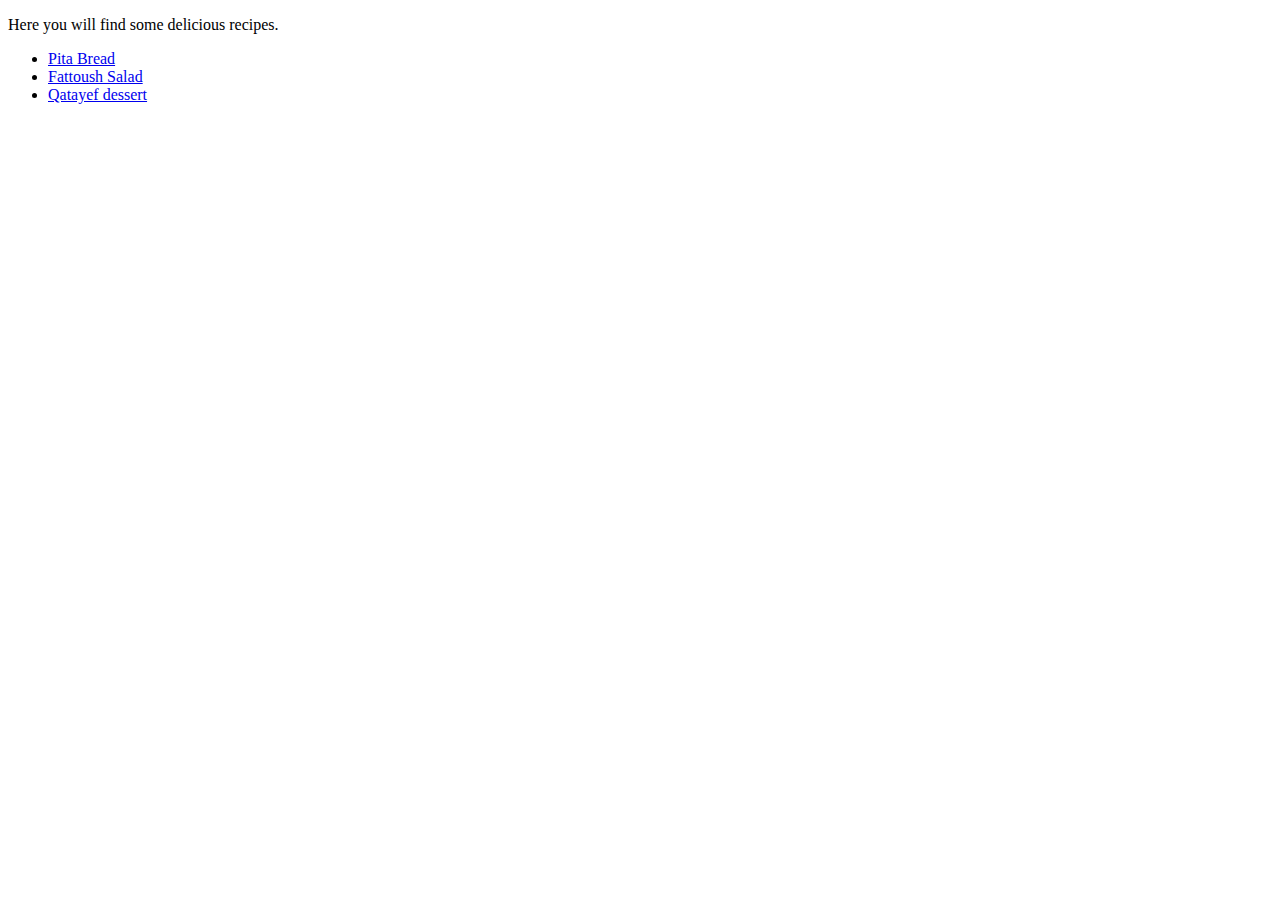
<file: index.html>
<!DOCTYPE html>

<html>
    <head lang="en">
        <meta charset="UTF-8">
        <title>ODIN RECIPEs</title>
    </head>
    
    <body>

        <p>Here you will find some delicious recipes.</p> 

        <ul>
            <li><a href="./recipes/pita/pita.html" target="_blank">Pita Bread</a></li>
            <li><a href="./recipes/fattoush/fattoush.html" target="_blank">Fattoush Salad</a></li>
            <li><a href="./recipes/qatayef/qatayef.html" target="_blank"> Qatayef dessert</a></li>
        </ul>

    </body>
</html>
</file>
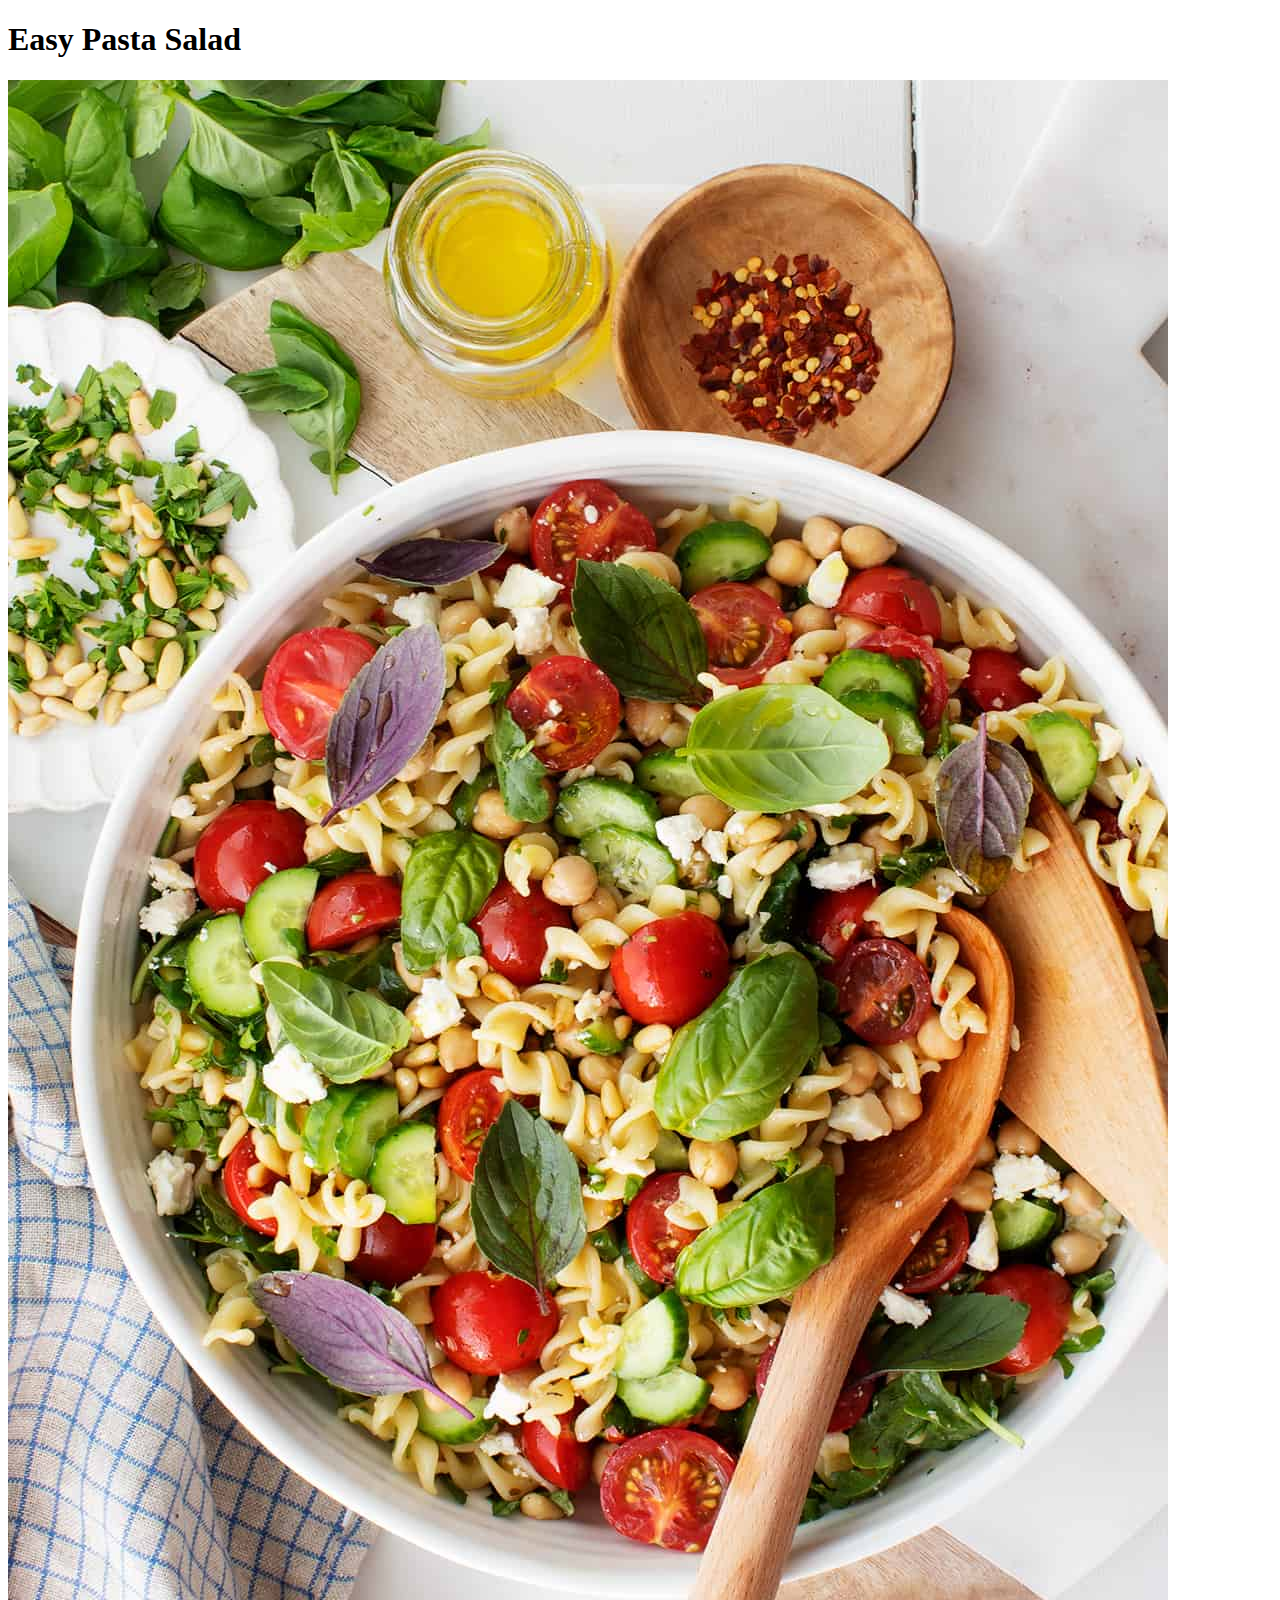
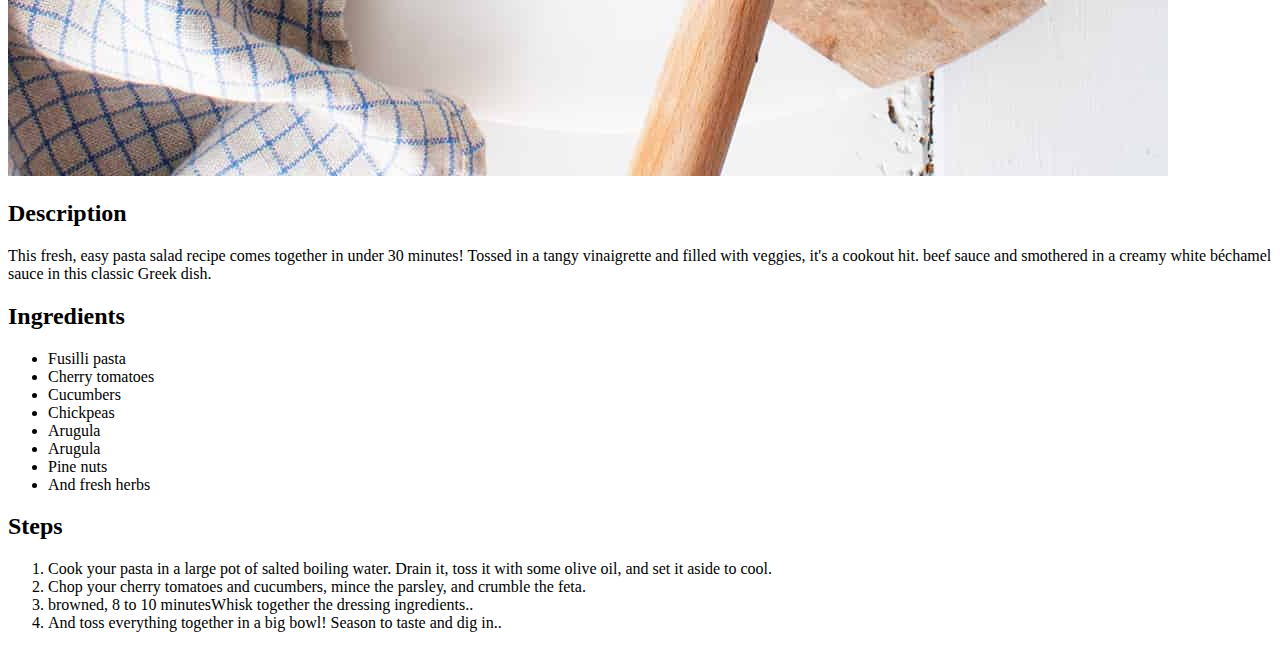
<file: recipes/easyPastaSalad.html>
<!DOCTYPE html>
<html lang="en">
<head>
    <meta charset="UTF-8">
    <meta name="viewport" content="width=device-width, initial-scale=1.0">
    <title>Easy Pasta Salad Recipe</title>
</head>
<body>
    <h1>Easy Pasta Salad</h1>
    <p>
        <img src="../images/pasta-salad.jpg" alt="Image of the recipe">
    </p>
    <p>
        <h2>Description</h2>
    </p>
    <p>
        This fresh, easy pasta salad recipe comes together in under 30 minutes! Tossed in a tangy vinaigrette and filled with veggies, it's a cookout hit. beef sauce and smothered in a creamy white béchamel sauce in this classic Greek dish.
    </p>
    <p>
        <h2>Ingredients</h2>
    </p>
    <p>
        <ul>
            <li>Fusilli pasta</li>
            <li>Cherry tomatoes </li>
            <li>Cucumbers</li>
            <li>Chickpeas</li>
            <li>Arugula</li>
            <li>Arugula</li>
            <li>Pine nuts </li>
            <li>And fresh herbs </li>
        </ul>
    </p>
    <p>
        <h2>Steps</h2>
    </p>
    <p>
        <ol>
            <li> Cook your pasta in a large pot of salted boiling water. Drain it, toss it with some olive oil, and set it aside to cool.</li>
            <li>Chop your cherry tomatoes and cucumbers, mince the parsley, and crumble the feta.</li>
            <li>browned, 8 to 10 minutesWhisk together the dressing ingredients..</li>
            <li>And toss everything together in a big bowl! Season to taste and dig in..</li>
        </ol>
    </p>
</body>
</html>
</file>
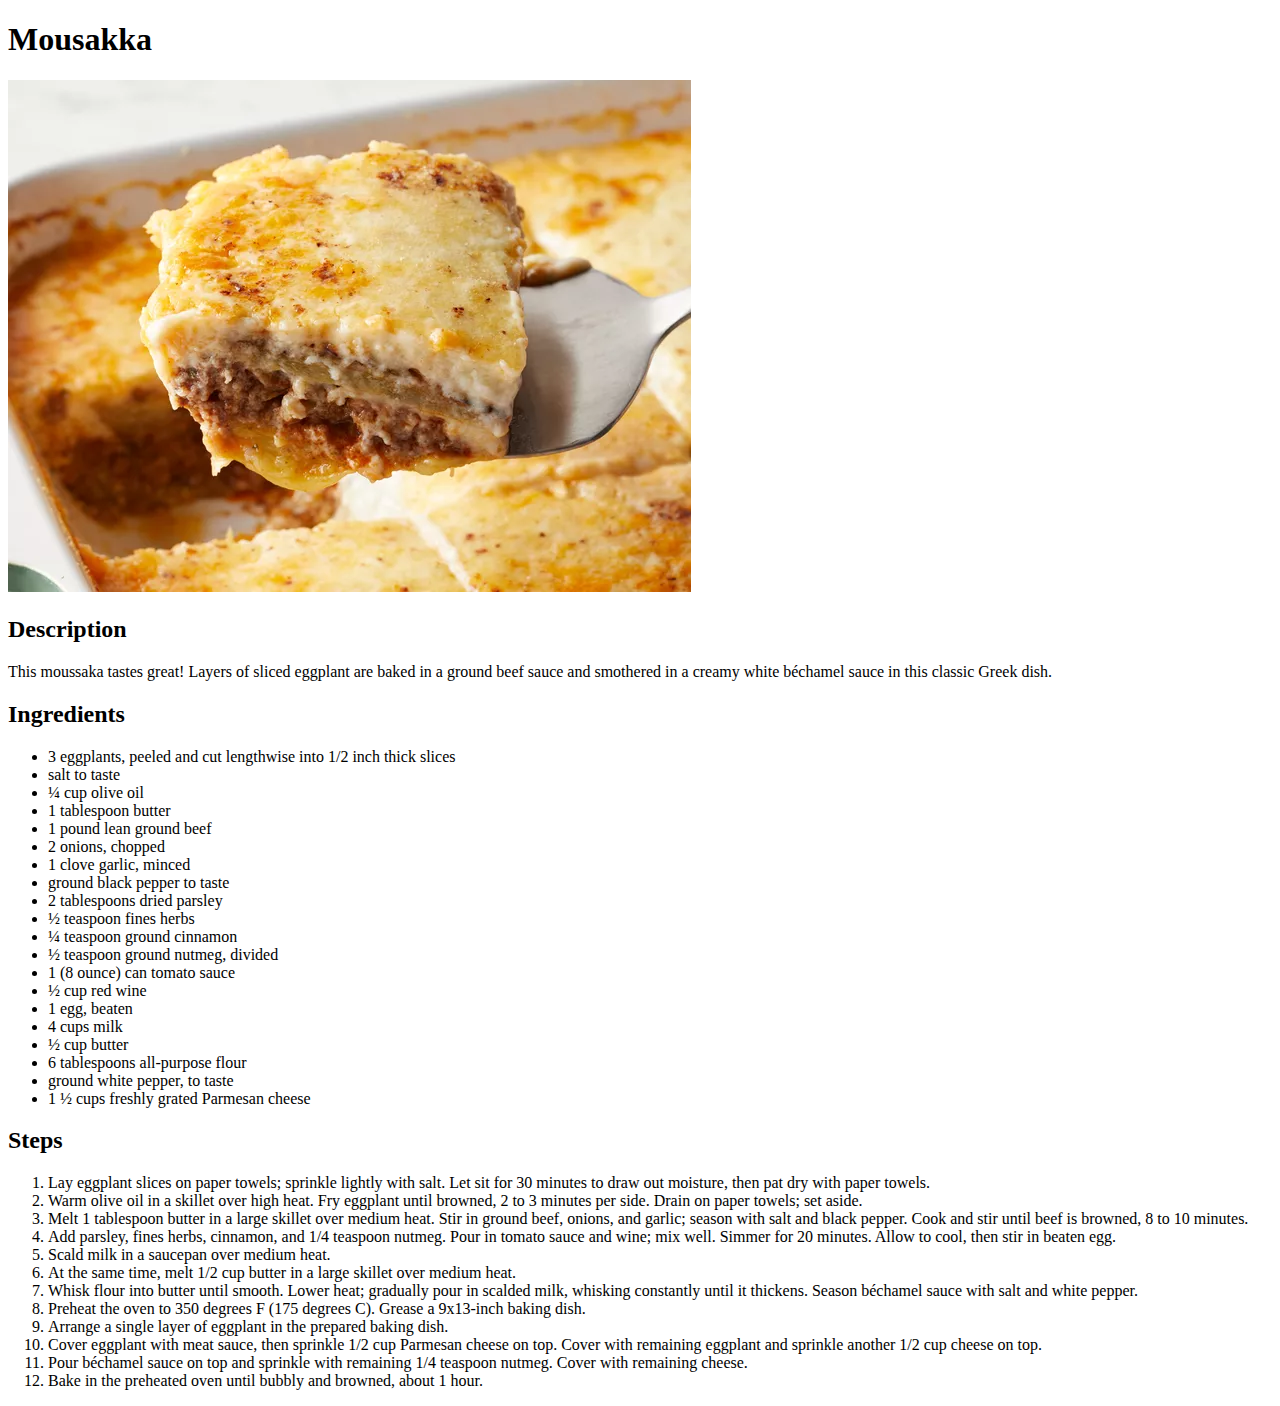
<file: recipes/mousakka.html>
<!DOCTYPE html>
<html lang="en">
<head>
    <meta charset="UTF-8">
    <meta name="viewport" content="width=device-width, initial-scale=1.0">
    <title>Mousakka Recipe</title>
</head>
<body>
    <h1>Mousakka</h1>
    <p>
        <img src="../images/image.webp" alt="Image of the recipe">
    </p>
    <p>
        <h2>Description</h2>
    </p>
    <p>
        This moussaka tastes great! Layers of sliced eggplant are baked in a ground beef sauce and smothered in a creamy white béchamel sauce in this classic Greek dish.
    </p>
    <p>
        <h2>Ingredients</h2>
    </p>
    <p>
        <ul>
            <li>3 eggplants, peeled and cut lengthwise into 1/2 inch thick slices</li>
            <li>salt to taste</li>
            <li>¼ cup olive oil</li>
            <li>1 tablespoon butter</li>
            <li>1 pound lean ground beef</li>
            <li>2 onions, chopped</li>
            <li>1 clove garlic, minced</li>
            <li>ground black pepper to taste</li>
            <li>2 tablespoons dried parsley</li>
            <li>½ teaspoon fines herbs</li>
            <li>¼ teaspoon ground cinnamon</li>
            <li>½ teaspoon ground nutmeg, divided</li>
            <li>1 (8 ounce) can tomato sauce</li>
            <li>½ cup red wine</li>
            <li>1 egg, beaten</li>
            <li>4 cups milk</li>
            <li>½ cup butter</li>
            <li>6 tablespoons all-purpose flour</li>
            <li>ground white pepper, to taste</li>
            <li>1 ½ cups freshly grated Parmesan cheese</li>
        </ul>
    </p>
    <p>
        <h2>Steps</h2>
    </p>
    <p>
        <ol>
            <li>Lay eggplant slices on paper towels; sprinkle lightly with salt. Let sit for 30 minutes to draw out moisture, then pat dry with paper towels.</li>
            <li>Warm olive oil in a skillet over high heat. Fry eggplant until browned, 2 to 3 minutes per side. Drain on paper towels; set aside.</li>
            <li>Melt 1 tablespoon butter in a large skillet over medium heat. Stir in ground beef, onions, and garlic; season with salt and black pepper. Cook and stir until beef is browned, 8 to 10 minutes.</li>
            <li>Add parsley, fines herbs, cinnamon, and 1/4 teaspoon nutmeg. Pour in tomato sauce and wine; mix well. Simmer for 20 minutes. Allow to cool, then stir in beaten egg.</li>
            <li>Scald milk in a saucepan over medium heat.</li>
            <li>At the same time, melt 1/2 cup butter in a large skillet over medium heat.</li>
            <li>Whisk flour into butter until smooth. Lower heat; gradually pour in scalded milk, whisking constantly until it thickens. Season béchamel sauce with salt and white pepper.</li>
            <li>Preheat the oven to 350 degrees F (175 degrees C). Grease a 9x13-inch baking dish.</li>
            <li>Arrange a single layer of eggplant in the prepared baking dish.</li>
            <li>Cover eggplant with meat sauce, then sprinkle 1/2 cup Parmesan cheese on top. Cover with remaining eggplant and sprinkle another 1/2 cup cheese on top.</li>
            <li>Pour béchamel sauce on top and sprinkle with remaining 1/4 teaspoon nutmeg. Cover with remaining cheese.</li>
            <li>Bake in the preheated oven until bubbly and browned, about 1 hour.</li>
        </ol>
    </p>
</body>
</html>
</file>
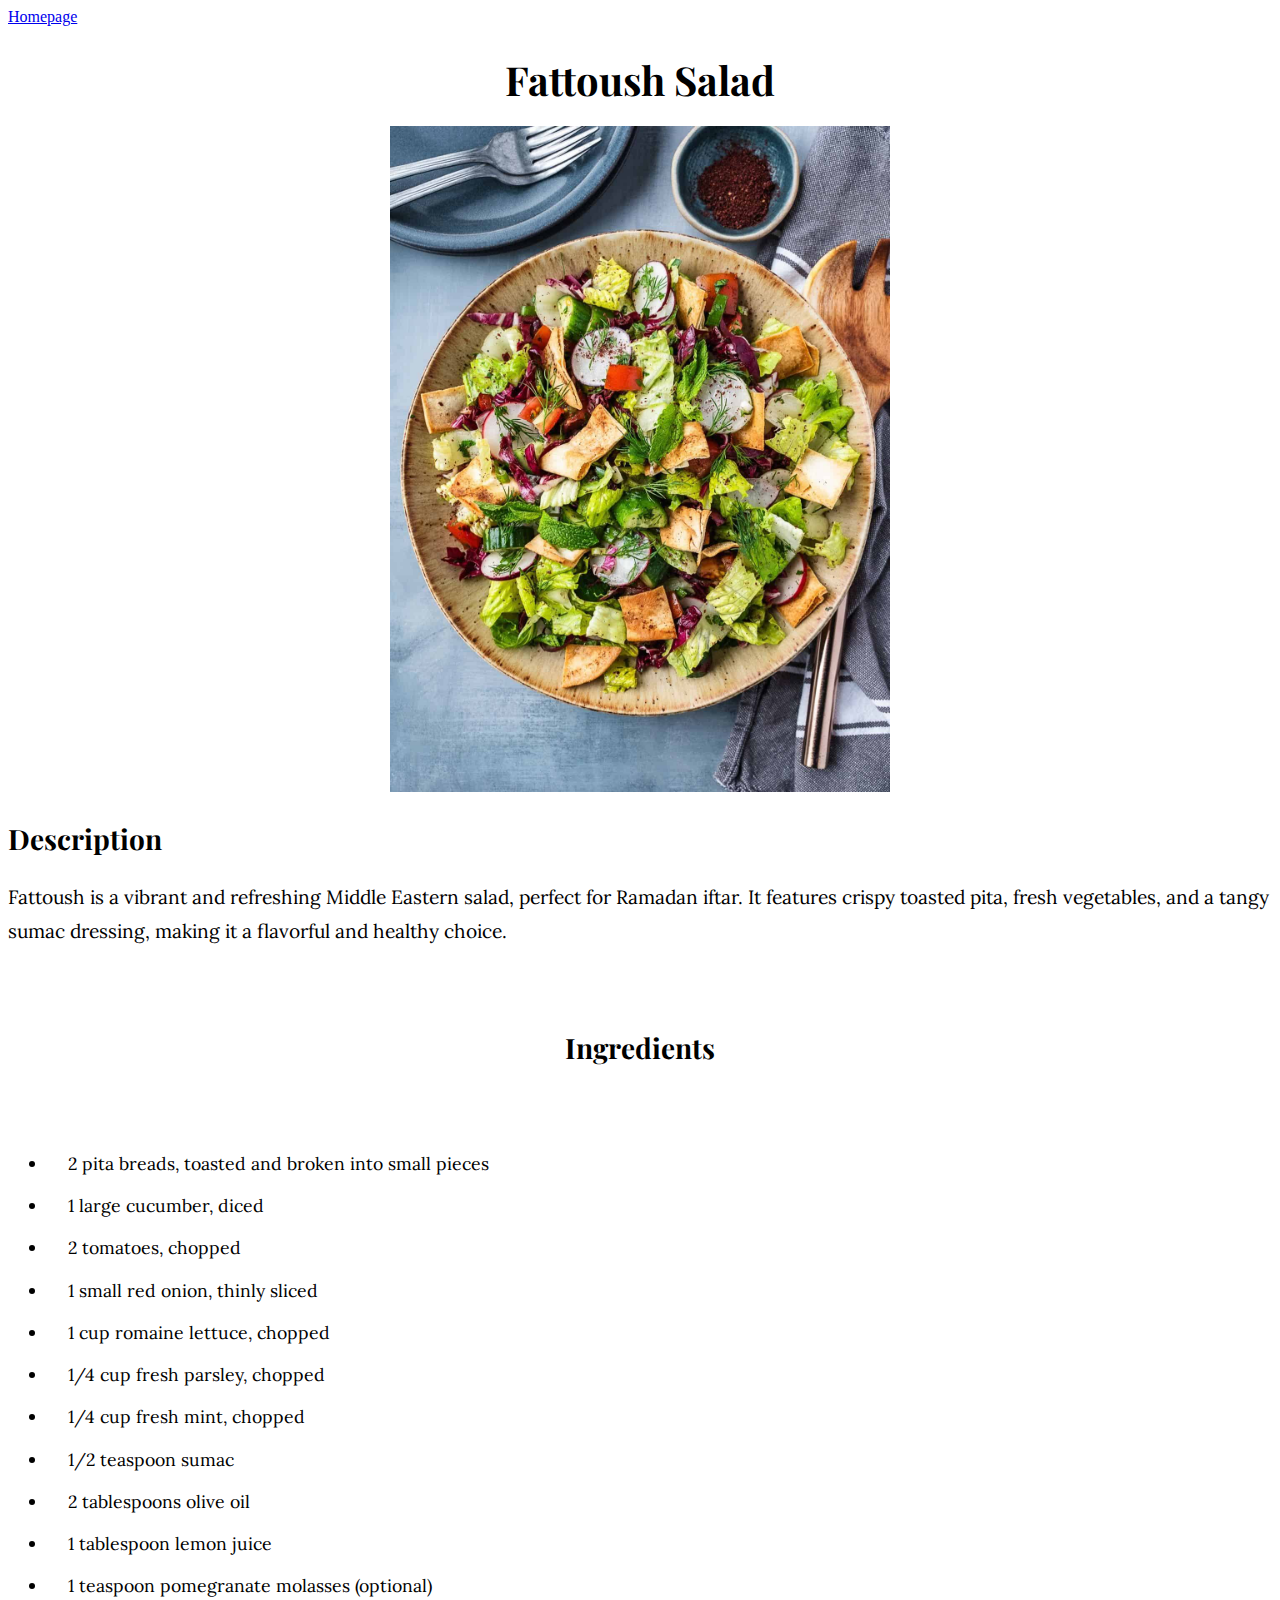
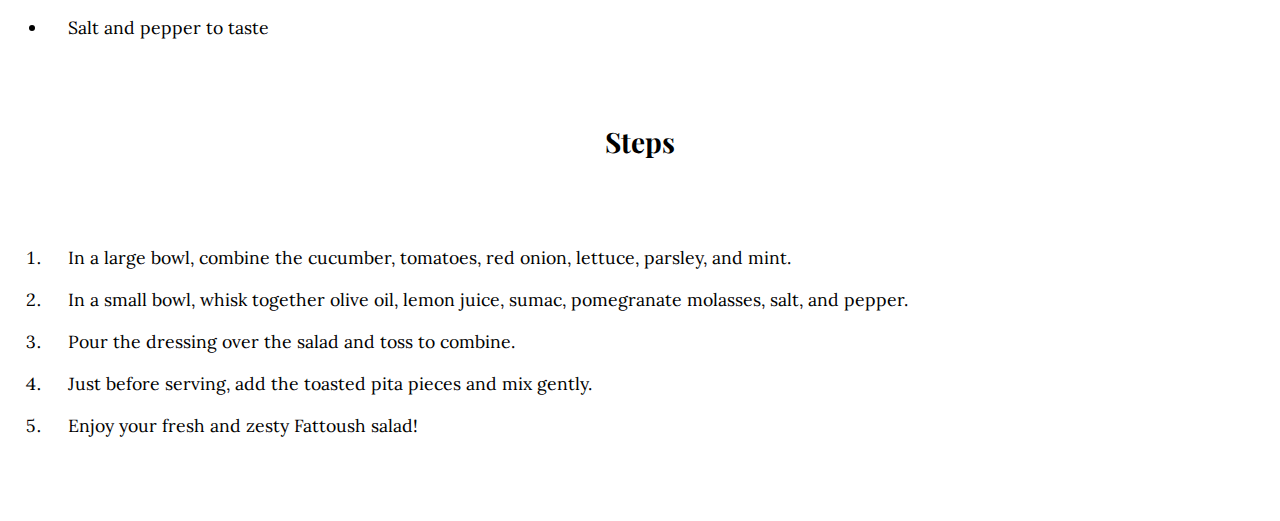
<file: recipes/fattoush/fattoush.html>
<!DOCTYPE html>
<html lang="en">
<head>
    <meta charset="UTF-8">
    <meta name="viewport" content="width=device-width, initial-scale=1.0">
    <title>Fattoush Salad</title>
    <link href="https://fonts.googleapis.com/css2?family=Playfair+Display&family=Lora&display=swap" rel="stylesheet">

    <link rel="stylesheet" href="../style.css">
</head>
<body>
    <a href="../../index.html" target="_blank">Homepage</a>

    <h1>Fattoush Salad</h1>
    <div class="image-container">
      <img src="./fattoush.jpg" width="500" alt="Fattoush Salad image">
    </div>

<div class="section">
  <h2>Description</h2>
  <p>Fattoush is a vibrant and refreshing Middle Eastern salad, perfect for Ramadan iftar. It features crispy toasted pita, fresh vegetables, and a tangy sumac dressing, making it a flavorful and healthy choice.</p>
</div>

<div class="section">
  <h2 class="margin-bottom">Ingredients</h2>
  <ul>
    <li>2 pita breads, toasted and broken into small pieces</li>
    <li>1 large cucumber, diced</li>
    <li>2 tomatoes, chopped</li>
    <li>1 small red onion, thinly sliced</li>
    <li>1 cup romaine lettuce, chopped</li>
    <li>1/4 cup fresh parsley, chopped</li>
    <li>1/4 cup fresh mint, chopped</li>
    <li>1/2 teaspoon sumac</li>
    <li>2 tablespoons olive oil</li>
    <li>1 tablespoon lemon juice</li>
    <li>1 teaspoon pomegranate molasses (optional)</li>
    <li>Salt and pepper to taste</li>
  </ul>
</div>

<div class="section">
  <h2 class="steps margin-bottom">Steps</h2>
  <ol>
    <li>In a large bowl, combine the cucumber, tomatoes, red onion, lettuce, parsley, and mint.</li>
    <li>In a small bowl, whisk together olive oil, lemon juice, sumac, pomegranate molasses, salt, and pepper.</li>
    <li>Pour the dressing over the salad and toss to combine.</li>
    <li>Just before serving, add the toasted pita pieces and mix gently.</li>
    <li>Enjoy your fresh and zesty Fattoush salad!</li>
  </ol>
</div>
    
</body>
</html>
</file>
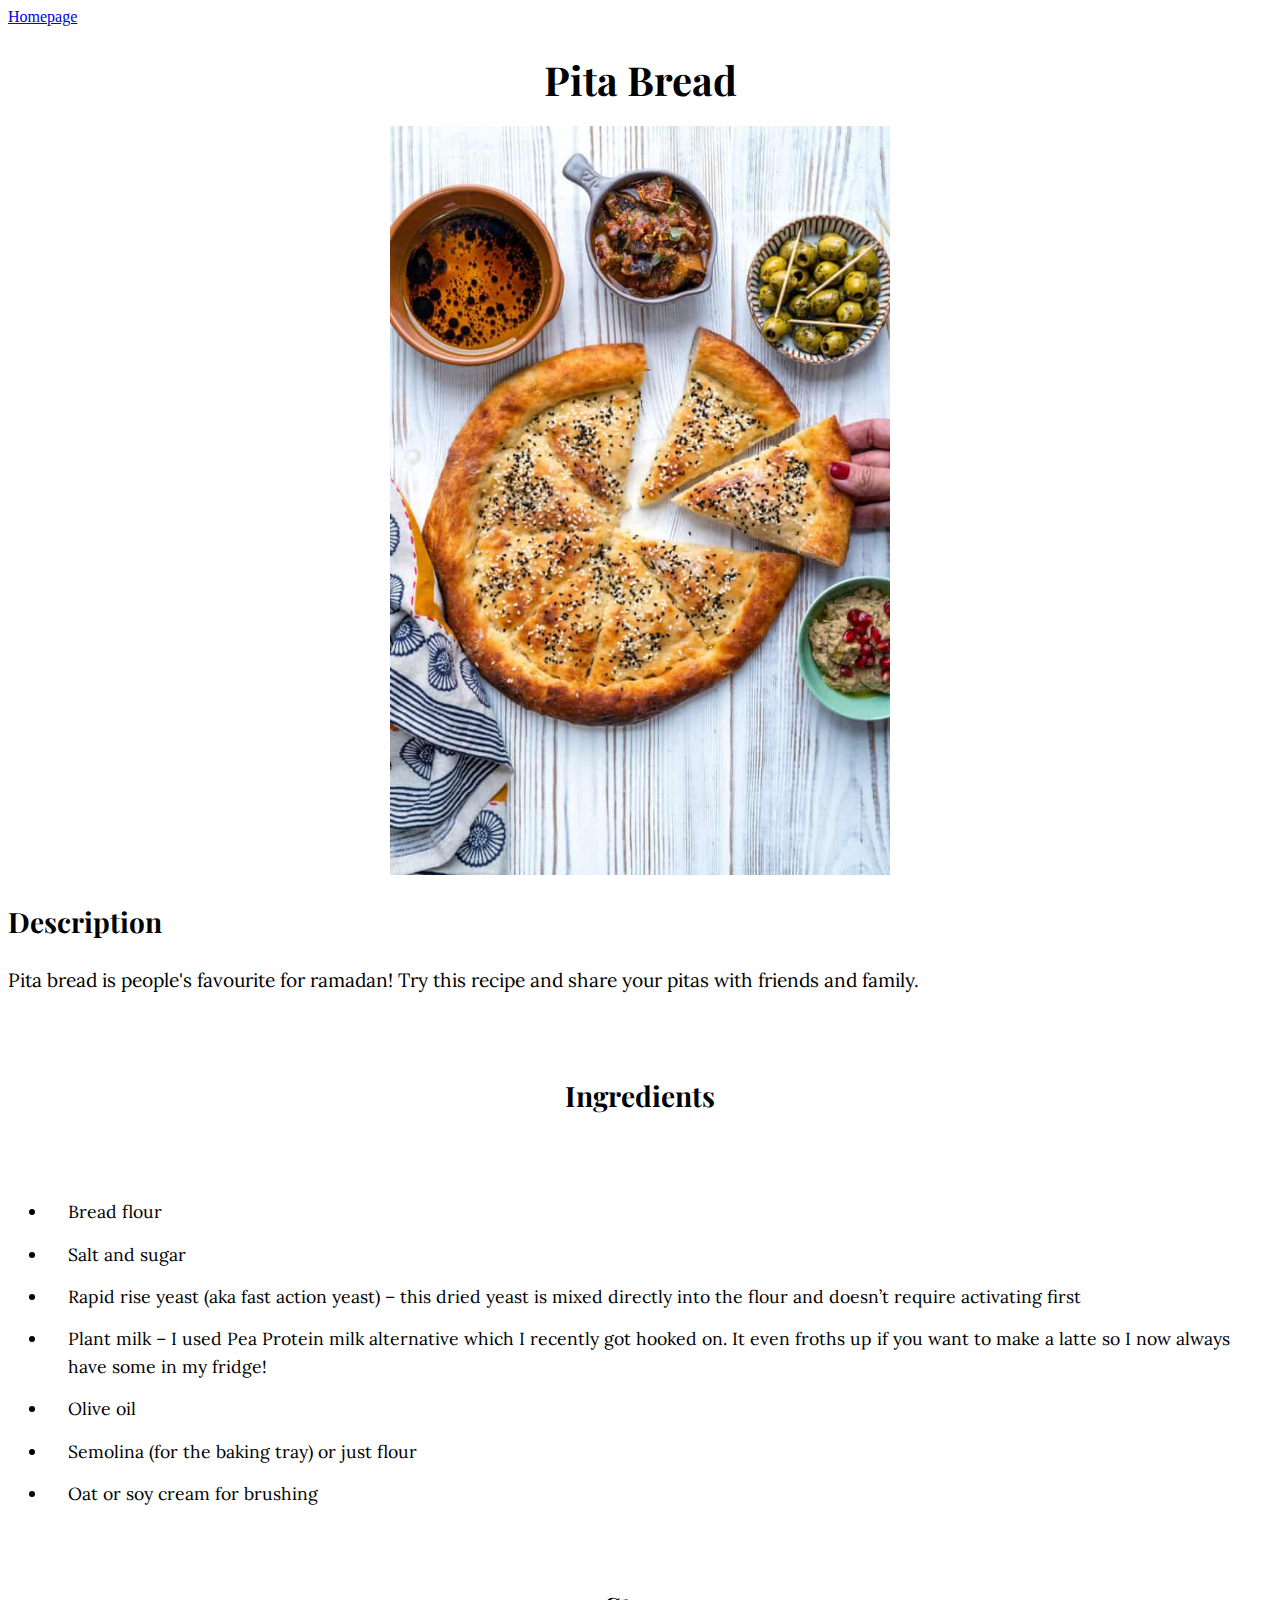
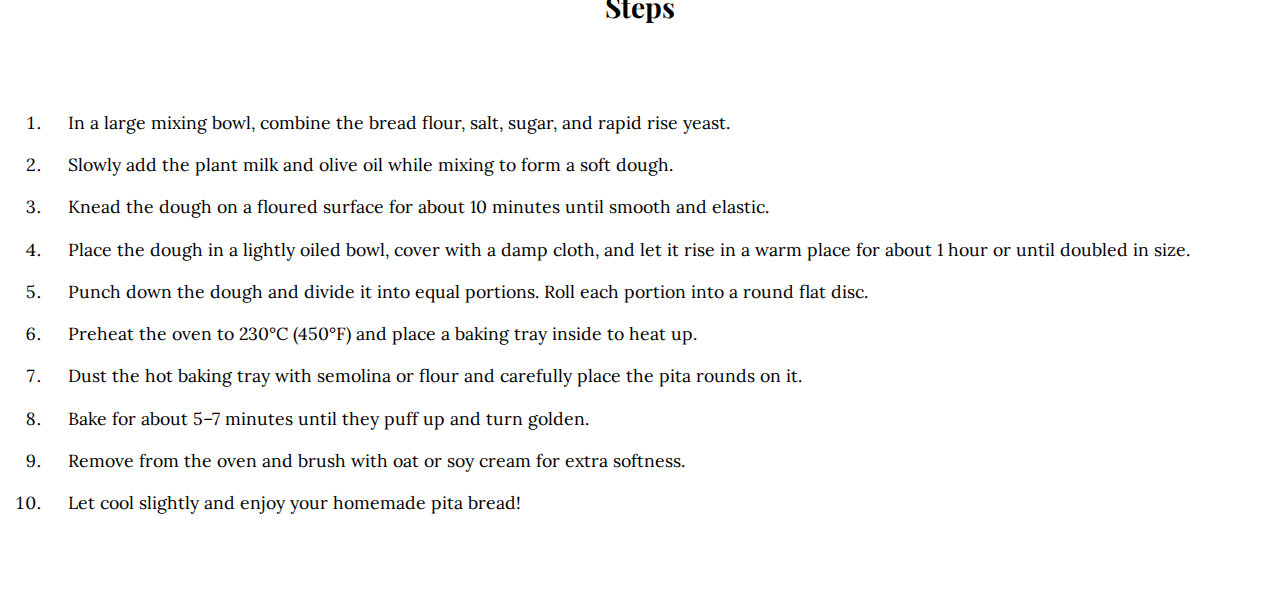
<file: recipes/pita/pita.html>
<!DOCTYPE html>
<html lang="en">
<head>
    <meta charset="UTF-8">
    <meta name="viewport" content="width=device-width, initial-scale=1.0">
    <title>Pita Recipe</title>
    <link href="https://fonts.googleapis.com/css2?family=Playfair+Display&family=Lora&display=swap" rel="stylesheet">

    <link rel="stylesheet" href="../style.css">
</head>
<body>
    <a href="../../index.html" target="_blank">Homepage</a>

    <br>

    
    <h1>Pita Bread</h1>
    <div class="image-container">
        <img src="./pita.jpg" width="500" alt="pita bread image">
    </div>

    <div class="section">
        <h2>Description</h2>
        <p>Pita bread is people's favourite for ramadan! Try this recipe and share your pitas with friends and family.</p>
    </div>


    <div class="section">
        <h2 class="margin-bottom">Ingredients</h2>

        <ul>
            <li>Bread flour</li>
            <li>Salt and sugar</li>
            <li>Rapid rise yeast (aka fast action yeast) – this dried yeast is mixed directly into the flour and doesn’t require activating first</li>
            <li>Plant milk – I used Pea Protein milk alternative which I recently got hooked on. It even froths up if you want to make a latte so I now always have some in my fridge!</li>
            <li>Olive oil</li>
            <li>Semolina (for the baking tray) or just flour</li>
            <li>Oat or soy cream for brushing</li>
        </ul>
    </div>


    <div class="section">
        <h2 class="steps margin-bottom">Steps</h2>

        <ol>
            <li>In a large mixing bowl, combine the bread flour, salt, sugar, and rapid rise yeast.</li>
            <li>Slowly add the plant milk and olive oil while mixing to form a soft dough.</li>
            <li>Knead the dough on a floured surface for about 10 minutes until smooth and elastic.</li>
            <li>Place the dough in a lightly oiled bowl, cover with a damp cloth, and let it rise in a warm place for about 1 hour or until doubled in size.</li>
            <li>Punch down the dough and divide it into equal portions. Roll each portion into a round flat disc.</li>
            <li>Preheat the oven to 230°C (450°F) and place a baking tray inside to heat up.</li>
            <li>Dust the hot baking tray with semolina or flour and carefully place the pita rounds on it.</li>
            <li>Bake for about 5–7 minutes until they puff up and turn golden.</li>
            <li>Remove from the oven and brush with oat or soy cream for extra softness.</li>
            <li>Let cool slightly and enjoy your homemade pita bread!</li>
        </ol>
    </div>
      
      

    
      
</body>
</html>
</file>
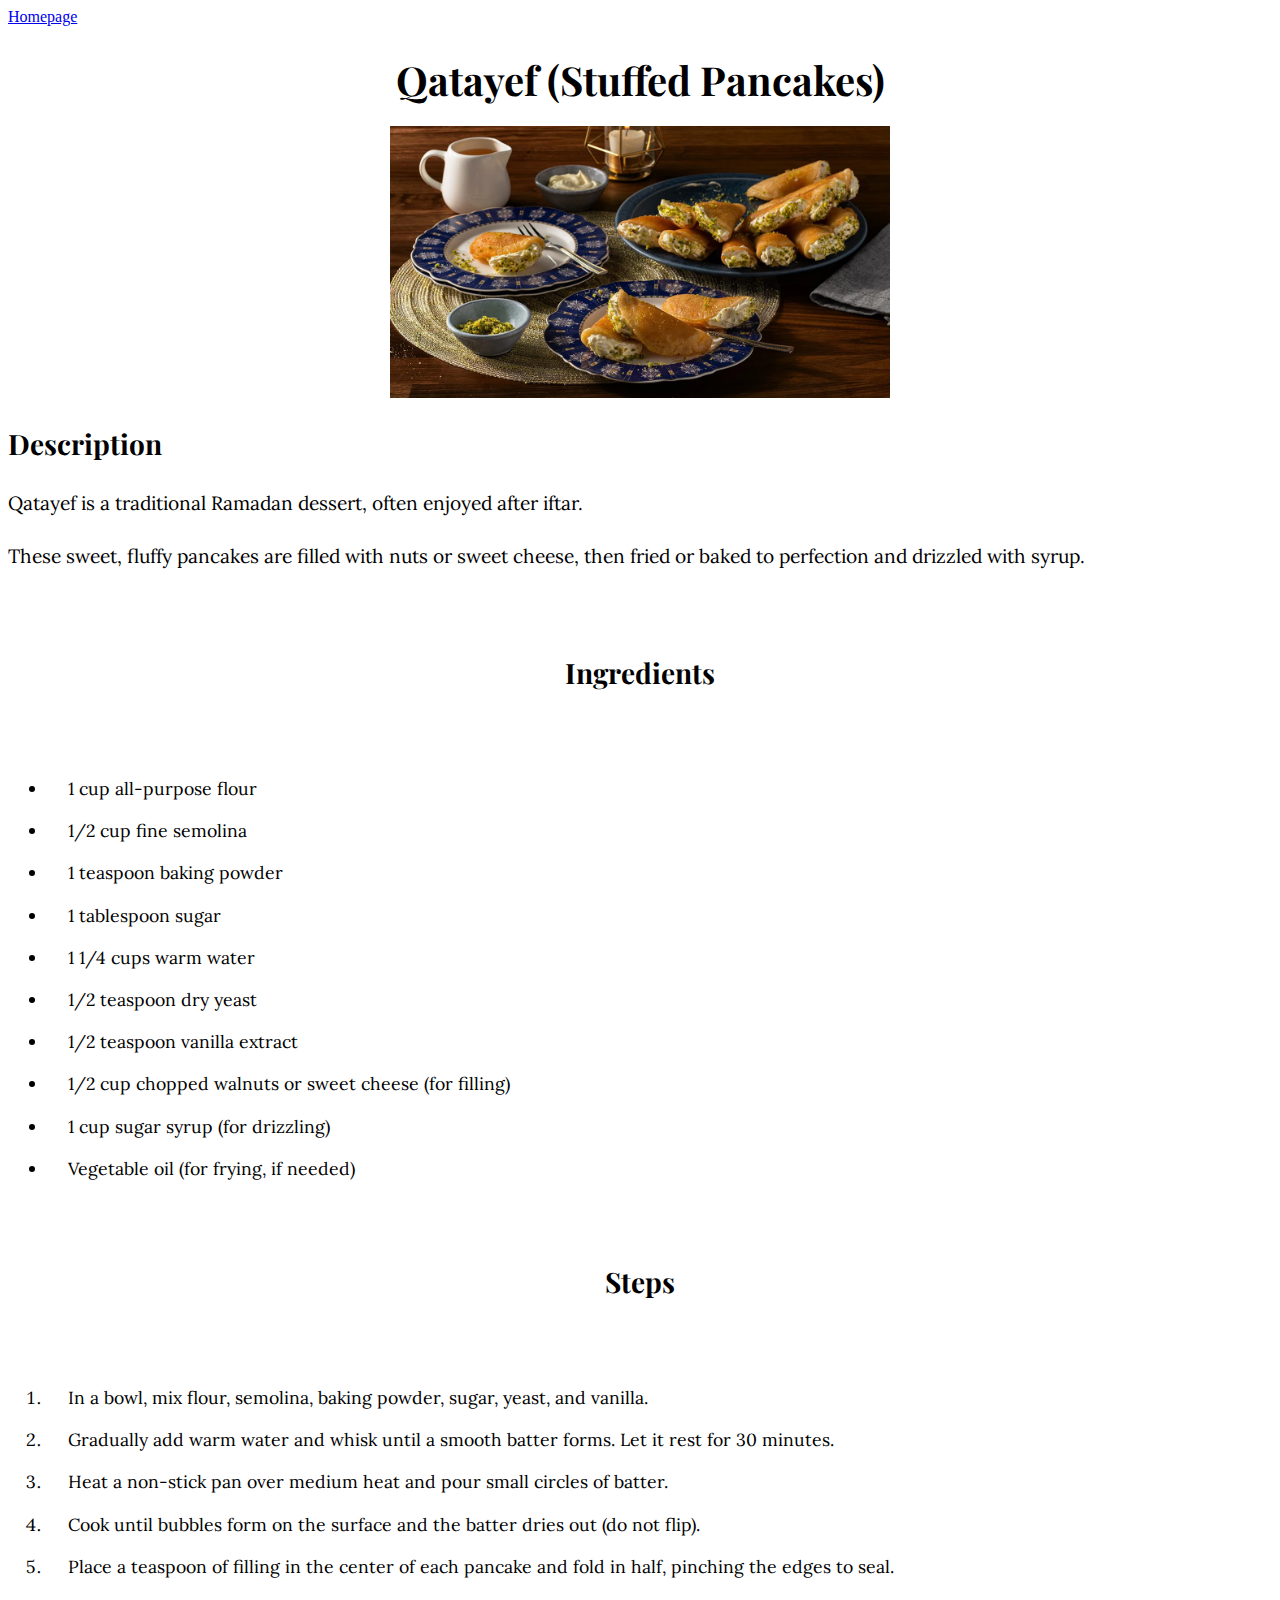
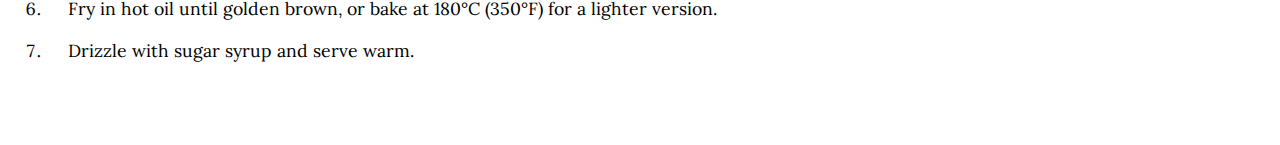
<file: recipes/qatayef/qatayef.html>
<!DOCTYPE html>
<html lang="en">
<head>
    <meta charset="UTF-8">
    <meta name="viewport" content="width=device-width, initial-scale=1.0">
    <title>Qatayef Recipe</title>
    <link href="https://fonts.googleapis.com/css2?family=Playfair+Display&family=Lora&display=swap" rel="stylesheet">

    <link rel="stylesheet" href="../style.css">
</head>
<body>
    <a href="../../index.html" target="_blank">Homepage</a>

    <h1>Qatayef (Stuffed Pancakes)</h1>
    <div class="image-container">
      <img src="./fried-qatayef.webp" width="500" alt="Qatayef dessert with ice cream image">
    </div>

<div class="section">
  <h2>Description</h2>
  <p>Qatayef is a traditional Ramadan dessert, often enjoyed after iftar. </p>
  <p>These sweet, fluffy pancakes are filled with nuts or sweet cheese, then fried or baked to perfection and drizzled with syrup.</p>
</div>


<div class="section">
  <h2 class="margin-bottom">Ingredients</h2>
  <ul>
    <li>1 cup all-purpose flour</li>
    <li>1/2 cup fine semolina</li>
    <li>1 teaspoon baking powder</li>
    <li>1 tablespoon sugar</li>
    <li>1 1/4 cups warm water</li>
    <li>1/2 teaspoon dry yeast</li>
    <li>1/2 teaspoon vanilla extract</li>
    <li>1/2 cup chopped walnuts or sweet cheese (for filling)</li>
    <li>1 cup sugar syrup (for drizzling)</li>
    <li>Vegetable oil (for frying, if needed)</li>
  </ul>
</div>

<div class="section">
  <h2 class="steps margin-bottom">Steps</h2>
  <ol>
    <li>In a bowl, mix flour, semolina, baking powder, sugar, yeast, and vanilla.</li>
    <li>Gradually add warm water and whisk until a smooth batter forms. Let it rest for 30 minutes.</li>
    <li>Heat a non-stick pan over medium heat and pour small circles of batter.</li>
    <li>Cook until bubbles form on the surface and the batter dries out (do not flip).</li>
    <li>Place a teaspoon of filling in the center of each pancake and fold in half, pinching the edges to seal.</li>
    <li>Fry in hot oil until golden brown, or bake at 180°C (350°F) for a lighter version.</li>
    <li>Drizzle with sugar syrup and serve warm.</li>
  </ol>
</div>  
</body>
</html>
</file>
<file: recipes/style.css>
p {
    font-size: 1.2rem;
    font-family: "Lora", serif;
    line-height: 1.8;
    margin-bottom: 1em;
}
li {
    font-size: 1.1rem;
    font-family: "Lora", serif;
    line-height: 1.6;
    padding-left: 20px;
    margin-bottom: 0.8em;
}

.steps li {
    padding: 0.3em 0;
}

h1 {
    font-size: 2.5rem;
    font-family: "Playfair Display", serif;
    font-weight: bold;
    text-align: center;
    margin-bottom: 0.5em;
}

h2.margin-bottom {
    font-size: 1.75rem;
    font-family: "Playfair Display", serif;
    font-weight: bold;
    margin-bottom: 3.0em;
    text-align: center;
    
}

h2 {
    font-size: 1.75rem;
    font-family: "Playfair Display", serif;
    font-weight: bold; 
}

.section {
    margin-bottom: 5rem; /* Adds space between sections */
}

.image-container {
    text-align: center;
}

.image-container img {
    display: inline-block;
}
</file>
